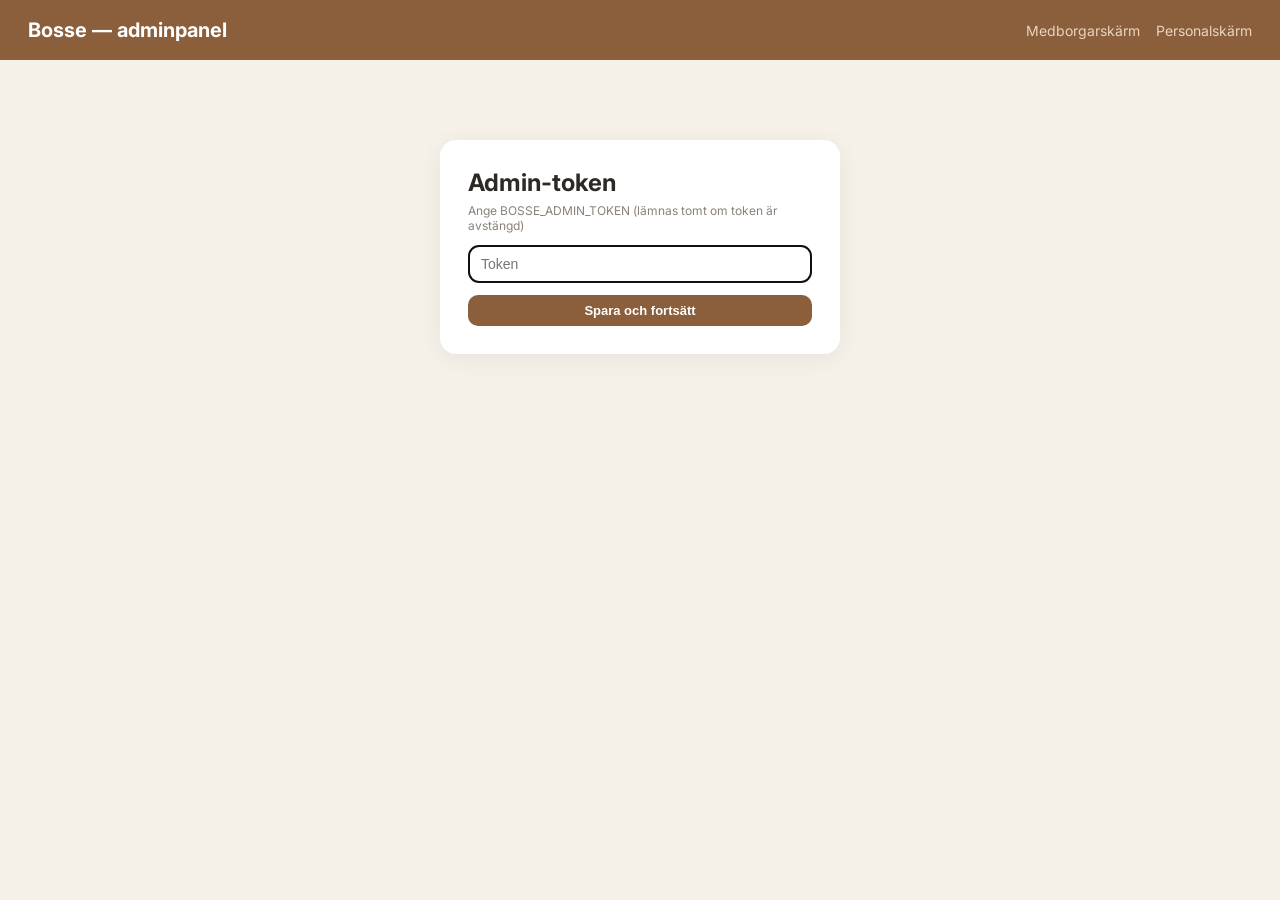
<file: ui/admin.html>
<!DOCTYPE html>
<html lang="sv">
<head>
<meta charset="UTF-8">
<meta name="viewport" content="width=device-width, initial-scale=1.0">
<title>Bosse — Admin — Sjöbo bibliotek</title>
<link href="https://fonts.googleapis.com/css2?family=Inter:wght@400;500;600;700&display=swap" rel="stylesheet">
<style>
  * { margin:0; padding:0; box-sizing:border-box; }
  body { font-family:'Inter',system-ui,-apple-system,sans-serif; background:#f5f0e8; color:#2d2a26; min-height:100vh; }
  header { background:#8b5e3c; color:#fff; padding:18px 28px; display:flex; justify-content:space-between; align-items:center; }
  header h1 { font-size:20px; }
  header nav a { color:#e8d5c0; text-decoration:none; font-size:14px; margin-left:16px; }
  .wrap { max-width:1100px; margin:0 auto; padding:24px; }
  .tabs { display:flex; gap:8px; margin-bottom:20px; flex-wrap:wrap; }
  .tab { padding:10px 18px; border:none; border-radius:999px; background:#e8e0d4; color:#5a5147; font-size:14px; cursor:pointer; }
  .tab.active { background:#8b5e3c; color:#fff; }
  .card { background:#fff; border-radius:16px; padding:20px; box-shadow:0 4px 24px rgba(0,0,0,.06); margin-bottom:18px; }
  .card h2 { font-size:16px; margin-bottom:14px; }
  .grid { display:grid; grid-template-columns:repeat(auto-fit,minmax(180px,1fr)); gap:14px; }
  .stat { padding:14px; border-radius:12px; background:#faf6f0; }
  .stat .label { font-size:11px; text-transform:uppercase; letter-spacing:.5px; color:#8a8279; }
  .stat .value { font-size:26px; font-weight:700; color:#8b5e3c; margin-top:4px; }
  .stat .sub { font-size:12px; color:#8a8279; margin-top:2px; }
  table { width:100%; border-collapse:collapse; font-size:13px; }
  th,td { padding:9px 12px; text-align:left; border-bottom:1px solid #eee6da; vertical-align:top; }
  th { background:#f0ebe3; font-size:11px; text-transform:uppercase; letter-spacing:.5px; color:#8a8279; }
  .badge { display:inline-block; padding:2px 9px; border-radius:999px; font-size:11px; font-weight:600; }
  .badge-publik { background:#e8f5e9; color:#2e7d32; }
  .badge-intern { background:#fff3e0; color:#e65100; }
  .badge-flag { background:#fce4ec; color:#c2185b; }
  .dim { opacity:.55; }
  button { cursor:pointer; border:none; border-radius:10px; padding:8px 14px; font-size:13px; font-weight:600; }
  .btn-primary { background:#8b5e3c; color:#fff; }
  .btn-primary:hover { background:#6d4c30; }
  .btn-ghost { background:#f0ebe3; color:#5a5147; }
  .btn-danger { background:#fdecea; color:#c62828; }
  .toolbar { display:flex; gap:10px; flex-wrap:wrap; align-items:center; margin-bottom:14px; }
  .toolbar input, .toolbar select { padding:8px 12px; border:1px solid #ddd2c2; border-radius:10px; font-size:13px; background:#fff; }
  .toolbar input[type=text] { min-width:200px; }
  .login-box { max-width:400px; margin:80px auto; background:#fff; border-radius:16px; padding:28px; box-shadow:0 4px 24px rgba(0,0,0,.06); }
  .login-box h2 { margin-bottom:6px; }
  .login-box input { width:100%; padding:10px 12px; border:1px solid #ddd2c2; border-radius:10px; margin:12px 0; font-size:14px; }
  .login-box button { width:100%; }
  .msg { padding:12px 14px; border-radius:12px; font-size:13px; margin-bottom:14px; }
  .msg-ok { background:#e8f5e9; color:#2e7d32; }
  .msg-err { background:#fdecea; color:#c62828; }
  .hidden { display:none; }
  .muted { color:#8a8279; font-size:12px; }
  .kalla-tag { font-size:11px; color:#8a8279; background:#f0ebe3; border-radius:6px; padding:1px 6px; }
  .dropzone { border:2px dashed #c9b79c; border-radius:16px; padding:26px 18px; text-align:center; cursor:pointer; background:#faf6f0; transition:.15s; }
  .dropzone:hover, .dz-active { border-color:#8b5e3c; background:#f3ece0; }
  .dz-icon { font-size:32px; margin-bottom:6px; }
  .file-lista { margin-top:12px; }
  .filerad { display:flex; gap:10px; align-items:center; padding:10px 12px; border:1px solid #eee6da; border-radius:12px; margin-bottom:8px; background:#fff; flex-wrap:wrap; }
  .filerad-namn { flex:1; min-width:200px; font-size:13px; }
  .filerad select { padding:6px 8px; border:1px solid #ddd2c2; border-radius:8px; font-size:12px; }
  .res-rad { padding:10px 12px; border-radius:12px; margin-bottom:8px; font-size:13px; border:1px solid #eee6da; }
  .res-ok { background:#f5fbf5; }
  .res-fel { background:#fff7f5; }
  .res-det { margin-top:6px; }
  .res-det summary { cursor:pointer; color:#8b5e3c; font-weight:600; font-size:12px; }
  .res-fel-lista { margin-top:6px; font-size:12px; color:#c62828; }
</style>
</head>
<body>
<header>
  <h1>Bosse — adminpanel</h1>
  <nav><a href="/">Medborgarskärm</a><a href="/personal.html">Personalskärm</a></nav>
</header>

<div id="loginModal" class="login-box hidden">
  <h2>Admin-token</h2>
  <p class="muted">Ange BOSSE_ADMIN_TOKEN (lämnas tomt om token är avstängd)</p>
  <input id="tokenInput" type="password" placeholder="Token" autocomplete="off">
  <button class="btn-primary" onclick="saveToken()">Spara och fortsätt</button>
</div>

<div class="wrap hidden" id="appWrap">
  <div class="tabs">
    <button class="tab active" data-tab="oversikt" onclick="showTab('oversikt')">Översikt</button>
    <button class="tab" data-tab="dokument" onclick="showTab('dokument')">Dokument &amp; import</button>
    <button class="tab" data-tab="katalog" onclick="showTab('katalog')">Katalogimport</button>
    <button class="tab" data-tab="attgora" onclick="showTab('attgora')">Att göra</button>
    <button class="tab" data-tab="kallor" onclick="showTab('kallor')">Källor</button>
    <button class="tab" data-tab="konflikter" onclick="showTab('konflikter')">Konflikter</button>
    <button class="tab" data-tab="fragelogg" onclick="showTab('fragelogg')">Frågelogg</button>
    <button class="tab" data-tab="metrics" onclick="showTab('metrics')">Metrics</button>
  </div>

  <!-- ÖVERSIKT -->
  <section id="tab-oversikt">
    <div class="card"><div class="grid" id="ovStat"></div></div>
    <div class="card">
      <h2>Senaste importer</h2>
      <div id="ovImporter"></div>
    </div>
    <div class="card">
      <h2>Status &amp; drift</h2>
      <div id="ovDrift"></div>
    </div>
  </section>

  <!-- DOKUMENT & IMPORT -->
  <section id="tab-dokument" class="hidden">
    <div class="card">
      <h2>Importera data</h2>
      <p class="muted" style="margin-bottom:12px;">Dra och släpp en PDF, textfil, Markdown, JSON eller CSV här — varje fil
         importeras direkt till korpusen och indexeras. PDF:er måste ha ett textlager (skannade exemplar flaggas som fel).</p>
      <div id="dropZone" class="dropzone" tabindex="0" role="button" aria-label="Ladda upp datafil">
        <div class="dz-icon">📄</div>
        <div><strong>Dra och släpp dina filer här</strong><br><span class="muted">eller klicka för att välja filer</span></div>
      </div>
      <input id="fileInput" type="file" accept=".pdf,.txt,.md,.json,.csv" multiple hidden>
      <div class="file-lista" id="fileRows"></div>
      <div class="toolbar" style="margin-top:12px;">
        <button class="btn-primary" id="doImportBtn" onclick="doImports()" disabled>Importera</button>
        <button class="btn-ghost" onclick="rebuild()">Indexera om</button>
        <span class="muted">Mallar:</span>
        <button class="btn-ghost" onclick="downloadMall('md')">text (.md)</button>
        <button class="btn-ghost" onclick="downloadMall('json')">JSON (.json)</button>
        <span class="muted" id="uploadDocCount"></span>
      </div>
      <div id="importStatus"></div>
      <div id="importResults"></div>
    </div>
    <div class="card">
      <h2>Dokument</h2>
      <div class="toolbar">
        <input id="docQ" type="text" placeholder="Sök…" oninput="debounce(loadDocs, 400)">
        <select id="docNiva" onchange="loadDocs()">
          <option value="">Alla nivåer</option>
          <option value="publik">Publik</option>
          <option value="intern">Intern</option>
        </select>
        <select id="docTyp" onchange="loadDocs()">
          <option value="">Alla typer</option>
          <option value="bok">Bok</option>
          <option value="tjanst">Tjänst</option>
          <option value="evenemang">Evenemang</option>
          <option value="oppettid">Öppettid</option>
          <option value="rutin">Rutin</option>
          <option value="policydokument">Policy</option>
          <option value="dokument">Dokument</option>
          <option value="bibliotek">Bibliotek</option>
        </select>
        <span class="muted" id="docCount"></span>
      </div>
      <div style="overflow:auto; max-height:520px;"><table>
        <thead><tr><th>Typ</th><th>Titel / id</th><th>Nivå</th><th>Källa</th><th>Ägare</th><th>Granskad</th><th>Vektor</th><th></th></tr></thead>
        <tbody id="docRows"><tr><td colspan="8" class="muted">Laddar…</td></tr></tbody>
      </table></div>
    </div>
  </section>

  <!-- KATALOGIMPORT -->
  <section id="tab-katalog" class="hidden">
    <div class="card">
      <h2>Katalogimport — BSKO (biblioteksso.se)</h2>
      <p class="muted" style="margin-bottom:12px;">Ladda upp en exportfil från
        Bibliotek SkåneSydost (Axiell Arena). Varje rad blir ett dokument
        <span class="kalla-tag">bok-&lt;isbn&gt;</span> (ISBN-nycklat och idempotent —
        samma källa körs om utan duplikat). Böcker med flera upplagor visas som
        "andra utgåvor" via <span class="kalla-tag">meta.utgavor</span>.</p>
      <div id="katDropZone" class="dropzone" tabindex="0" role="button" aria-label="Ladda upp katalogexport">
        <div class="dz-icon">📚</div>
        <div><strong>Dra och släpp katalogexporten här</strong><br><span class="muted">eller klicka för att välja fil (CSV från BSKO stöds)</span></div>
      </div>
      <input id="katFileInput" type="file" accept=".csv,.txt,.json" multiple hidden>
      <div class="file-lista" id="katFileRows"></div>
      <div class="toolbar" style="margin-top:12px;">
        <button class="btn-primary" id="katImportBtn" onclick="doKatImports()" disabled>Importera</button>
        <span class="muted">Tomma rader och icke-böcker rapporteras som fel, övriga importeras.</span>
      </div>
      <div id="katImportStatus"></div>
      <div id="katImportResults"></div>
    </div>
    <div class="card">
      <h2>Katalogstatus</h2>
      <div class="grid" id="katStat"></div>
      <div class="toolbar" style="margin-top:12px;">
        <button class="btn-ghost" onclick="loadKatStats()">Uppdatera</button>
        <span class="muted" id="katSenaste"></span>
      </div>
    </div>
  </section>

  <!-- ATT GÖRA -->
  <section id="tab-attgora" class="hidden">
    <div class="card">
      <h2>Att göra — uppgifter som kräver en människa</h2>
      <p class="muted" style="margin-bottom:12px;">Här samlas projektarbete som inte kan automatiseras
        (t.ex. att beställa en katalogexport eller köra hela crawl- &amp; berikningsjobben).
        Bocka av det som är klart.</p>
      <div class="toolbar">
        <input id="todoRubrik" type="text" placeholder="Ny uppgift…" style="min-width:260px;">
        <input id="todoDetalj" type="text" placeholder="Detalj (valfritt)">
        <button class="btn-primary" onclick="todoAdd()">Lägg till</button>
        <button class="btn-ghost" onclick="loadTodos()">Uppdatera</button>
        <span class="muted" id="todoCount"></span>
      </div>
      <div style="overflow:auto; max-height:520px;"><table>
        <thead><tr><th>Status</th><th>Uppgift</th><th>Detalj</th><th>Skapad</th><th>Klar</th><th></th></tr></thead>
        <tbody id="todoRows"><tr><td colspan="6" class="muted">Laddar…</td></tr></tbody>
      </table></div>
    </div>
  </section>

  <!-- KÄLLOR -->
  <section id="tab-kallor" class="hidden">
    <div class="card">
      <h2>Registrera källa</h2>
      <p class="muted" style="margin-bottom:12px;">En källa hämtas automatiskt enligt sitt intervall och importeras till korpusen.
         Samma källa som körs om skriver över sig själv, andra krockar blir konflikter.</p>
      <div style="display:grid; grid-template-columns:repeat(auto-fit,minmax(200px,1fr)); gap:8px;">
        <input id="srcNamn" type="text" placeholder="Källans namn (t.ex. Bibliotekets evenemang)">
        <input id="srcUrl" type="text" placeholder="https://exempel.se/feed.xml">
        <select id="srcTyp">
          <option value="html">html — webbsida</option>
          <option value="rss">rss — nyhetsflöde</option>
          <option value="json">json — API/fil</option>
          <option value="csv">csv</option>
        </select>
        <select id="srcNiva">
          <option value="publik">Publik — besökare</option>
          <option value="intern">Intern — personal</option>
        </select>
        <select id="srcIntervall">
          <option value="60">Automatik: 1 timme</option>
          <option value="1440" selected>Automatik: 1 dygn</option>
          <option value="10080">Automatik: 1 vecka</option>
        </select>
        <button class="btn-primary" onclick="registreraKalla()">Lägg till källa</button>
      </div>
      <div id="srcStatus"></div>
    </div>
    <div class="card">
      <h2>Aktiva källor</h2>
      <div class="toolbar">
        <button class="btn-ghost" onclick="loadSources()">Uppdatera</button>
        <span class="muted" id="srcCount"></span>
      </div>
      <div id="srcList"><p class="muted">Laddar…</p></div>
    </div>
  </section>

  <!-- KONFLIKTER -->
  <section id="tab-konflikter" class="hidden">
    <div class="card">
      <h2>Konflikter vid import</h2>
      <p class="muted" style="margin-bottom:12px;">Kollisioner där samma dokument-id dykt upp från en annan källa med avvikande innehåll.
         Välj vilken version som ska vara giltig — befintlig behålls, ny skrivs över och indexeras.</p>
      <div class="toolbar">
        <button class="btn-ghost" onclick="loadConflicts('olost')">Olösta</button>
        <button class="btn-ghost" onclick="loadConflicts('alla')">Alla</button>
        <span class="muted" id="conflictCount"></span>
      </div>
      <div style="overflow:auto; max-height:560px;"><table>
        <thead><tr><th>#</th><th>Dokument-id</th><th>Typ</th><th>Ämne</th><th>Befintlig källa</th><th>Ny källa</th><th>Status</th><th></th></tr></thead>
        <tbody id="conflictRows"><tr><td colspan="8" class="muted">Laddar…</td></tr></tbody>
      </table></div>
    </div>
  </section>

  <!-- FRÅGELOGG -->
  <section id="tab-fragelogg" class="hidden">
    <div class="card">
      <h2>Frågelogg (governance)</h2>
      <div style="overflow:auto; max-height:640px;"><table>
        <thead><tr><th>Tid</th><th>Fråga</th><th>Fallback</th><th>Prompt</th><th>Modell</th><th>Källor</th></tr></thead>
        <tbody id="logRows"><tr><td colspan="6" class="muted">Laddar…</td></tr></tbody>
      </table></div>
    </div>
  </section>

  <!-- METRICS -->
  <section id="tab-metrics" class="hidden">
    <div class="card">
      <h2>Svarslatens (24&nbsp;h)</h2>
      <div class="grid" id="latGrid"></div>
    </div>
    <div class="card">
      <h2>Analys</h2>
      <div id="metricsAnalys"></div>
    </div>
    <div class="card">
      <h2>Ägande &amp; granskning</h2>
      <div class="grid" id="staleGrid"></div>
    </div>
  </section>
</div>

<script>
let TOKEN = localStorage.getItem('bosse_admin_token') || '';

function headers() { const h = {}; if (TOKEN) h['X-Admin-Token'] = TOKEN; return h; }

function esc(s) { return String(s ?? '').replace(/[&<>"']/g, m => ({'&':'&amp;','<':'&lt;','>':'&gt;','"':'&quot;',"'":'&#39;'}[m])); }
function debounce(fn, ms) { let t; return () => { clearTimeout(t); t = setTimeout(fn, ms); }; }

async function api(url, opts = {}) {
  const r = await fetch(url, { ...opts, headers: { ...headers(), ...(opts.headers || {}) } });
  if (r.status === 401) { showLogin(); throw new Error('unauthorized'); }
  return r.json();
}

function showLogin() {
  document.getElementById('appWrap').classList.add('hidden');
  document.getElementById('loginModal').classList.remove('hidden');
  document.getElementById('tokenInput').focus();
}
function hideLogin() {
  document.getElementById('loginModal').classList.add('hidden');
  document.getElementById('appWrap').classList.remove('hidden');
}
function saveToken() {
  TOKEN = document.getElementById('tokenInput').value.trim();
  localStorage.setItem('bosse_admin_token', TOKEN);
  hideLogin(); loadAll();
}

function showTab(name) {
  document.querySelectorAll('.tab').forEach(t => t.classList.toggle('active', t.dataset.tab === name));
  ['oversikt','dokument','katalog','attgora','kallor','konflikter','fragelogg','metrics'].forEach(n => {
    document.getElementById('tab-' + n).classList.toggle('hidden', n !== name);
  });
  if (name === 'dokument') loadDocs();
  if (name === 'katalog') loadKatStats();
  if (name === 'attgora') loadTodos();
  if (name === 'kallor') loadSources();
  if (name === 'konflikter') loadConflicts();
  if (name === 'fragelogg') loadLog();
  if (name === 'metrics') loadMetrics();
}

function loadAll() {
  try { loadOverview(); loadDocs(); loadLog(); loadMetrics(); } catch {}
}

/* ---------- Översikt ---------- */
async function loadOverview() {
  let m = {}, a = {};
  try { m = await api('/api/admin/metrics?hours=24'); } catch {}
  try { a = await api('/api/admin/analytics'); } catch {}
  const k = m.korpus || {};
  const cards = [
    ['Dokument i korpus', k.dokument ?? '–', k.interna ? k.interna + ' interna' : ''],
    ['Fallback (strömavbrott)', m.analys?.fallbacks ?? '–', (m.analys?.fallback_rate ?? 0) + '% av frågorna'],
    ['Latens p95', m.latens?.p95 != null ? m.latens.p95 + ' ms' : '–', m.latens?.n ? m.latens.n + ' mätningar' : 'inga ännu'],
    ['Containment', a.containment_rate != null ? a.containment_rate + '%' : '–', 'löstes utan människa'],
    ['Mänsklig hjälp', a.human_requests ?? '–', (a.escalated_sessions ?? 0) + ' sessioner'],
    ['Feedback', a.avg_feedback ?? '–', (a.thumbs_up ?? 0) + ' tummar upp'],
  ];
  document.getElementById('ovStat').innerHTML = cards.map(([label, value, sub]) =>
    `<div class="stat"><div class="label">${esc(label)}</div><div class="value">${esc(value)}</div>${sub ? `<div class="sub">${esc(sub)}</div>` : ''}</div>`).join('');

  const imp = await api('/api/admin/imports?senaste=8');
  document.getElementById('ovImporter').innerHTML = (imp.importer || []).length
    ? '<table><tr><th>Tid</th><th>Fil</th><th>Format</th><th>Rader</th><th>Fel</th><th>Status</th></tr>' +
      (imp.importer || []).map(i =>
        `<tr><td class="muted">${esc(String(i.created_at).slice(0,16))}</td><td>${esc(i.filnamn)}</td>` +
        `<td>${esc(i.format)}</td><td>${esc(i.rader_ok)}/${esc(i.rader_in)}</td>` +
        `<td>${esc(i.rader_fel)}</td>` +
        `<td><span class="badge ${i.rader_fel ? 'badge-flag' : 'badge-publik'}">${i.rader_fel ? 'Fel' : 'OK'}</span></td></tr>`).join('') + '</table>'
    : '<p class="muted">Inga importer ännu.</p>';

  try { await loadDrift(); } catch {}
}

async function loadDrift() {
  const el = document.getElementById('ovDrift');
  const d = await api('/api/admin/drift');
  const r = d.rapport;
  if (!r) { el.innerHTML = '<p class="muted">Ingen driftrapport ännu — skapas vid nästa driftkontroll.</p>'; return; }
  const skapad = esc(String(r.skapad || '').slice(0, 16));
  const ok = !!r.ok;
  const stat = r.statistik || {};
  const g = r.grounding || {};
  const ks = r.konflikter || {};
  const punkter = [
    ['Fallback-rate', (stat.fallback_rate ?? 0) + '%', (stat.fallbacks ?? 0) + ' strömlösa svar'],
    ['Latens p95', stat.latens_p95 != null ? stat.latens_p95 + ' ms' : '–', (stat.svar ?? 0) + ' svar'],
    ['Grounding', g.andel_naiva != null ? g.andel_naiva + '%' : '–', 'senast stump: ' + esc(String(g.senast_naiva || '–').slice(0, 16))],
    ['Olösta konflikter', ks.olosta ?? '–', (ks.totala ?? 0) + ' totalt'],
  ];
  const sakerHtml = (r.saker || []).length
    ? '<div style="margin-top:12px;">' + (r.saker || []).map(s =>
        `<div class="msg msg-err" style="margin-bottom:6px;">⚠️ ${esc(s)}</div>`).join('') + '</div>' : '';
  const varningarHtml = (r.varningar || []).length
    ? '<div style="margin-top:6px;">' + (r.varningar || []).map(v =>
        `<div class="msg msg-ok" style="margin-bottom:6px;">${esc(v)}</div>`).join('') + '</div>' : '';
  el.innerHTML =
    `<div class="toolbar"><span class="badge ${ok ? 'badge-publik' : 'badge-flag'}">${ok ? 'OK' : 'Avvikelser'}</span>` +
    `<span class="muted">rapport ${skapad}</span></div>` +
    '<div class="grid">' + punkter.map(([label, value, sub]) =>
      `<div class="stat"><div class="label">${esc(label)}</div><div class="value">${esc(value)}</div>` +
      (sub ? `<div class="sub">${sub}</div>` : '') + '</div>').join('') + '</div>' +
    sakerHtml + varningarHtml;
}

/* ---------- Dokument & import ---------- */
function setMsg(el, ok, text) {
  el.innerHTML = `<div class="msg ${ok ? 'msg-ok' : 'msg-err'}">${esc(text)}</div>`;
}
const MAX_UPLOADS = 20;
let uploadQueue = [];

function setupDropZone() {
  const dz = document.getElementById('dropZone');
  const fi = document.getElementById('fileInput');
  dz.addEventListener('click', () => fi.click());
  dz.addEventListener('keydown', e => { if ((e.key === 'Enter' || e.key === ' ') && e.target === dz) { e.preventDefault(); fi.click(); } });
  fi.addEventListener('change', () => { addFiles(fi.files); fi.value = ''; });
  for (const t of ['dragover', 'dragenter']) dz.addEventListener(t, e => { e.preventDefault(); dz.classList.add('dz-active'); });
  for (const t of ['dragleave', 'dragend']) dz.addEventListener(t, () => dz.classList.remove('dz-active'));
  dz.addEventListener('drop', e => { e.preventDefault(); dz.classList.remove('dz-active'); addFiles(e.dataTransfer.files); });
}

function fmtSize(b) {
  if (b >= 1048576) return (b / 1048576).toFixed(1) + ' MB';
  if (b >= 1024) return (b / 1024).toFixed(0) + ' kB';
  return b + ' B';
}

function addFiles(list) {
  const nya = [...(list || [])].filter(f => !uploadQueue.some(q => q.name === f.name));
  for (const f of nya) {
    if (uploadQueue.length >= MAX_UPLOADS) break;
    uploadQueue.push({ name: f.name, size: f.size, file: f, niva: 'publik', status: 'kö', tr: null });
  }
  renderQueue();
}

function setRowNiva(i, v) { uploadQueue[i].niva = v; }
function removeRow(i) { uploadQueue.splice(i, 1); renderQueue(); }

function statusBadge(s) {
  if (s === 'klar') return '<span class="badge badge-publik">klar</span>';
  if (s === 'delvis') return '<span class="badge badge-flag">delvis</span>';
  if (s === 'fel') return '<span class="badge badge-flag">fel</span>';
  if (s === 'kör') return '<span class="badge badge-intern">importerar…</span>';
  return '<span class="badge">kö</span>';
}

function renderQueue() {
  const el = document.getElementById('fileRows');
  el.innerHTML = uploadQueue.length
    ? uploadQueue.map((q, i) => `<div class="filerad">
        <span class="filerad-namn"><strong>${esc(q.name)}</strong> <span class="muted">(${fmtSize(q.size)})</span></span>
        <select aria-label="Nivå för ${esc(q.name)}" onchange="setRowNiva(${i}, this.value)" ${q.status === 'kör' ? 'disabled' : ''}>
          <option value="publik" ${q.niva === 'publik' ? 'selected' : ''}>Publik — besökare</option>
          <option value="intern" ${q.niva === 'intern' ? 'selected' : ''}>Intern — personal</option>
        </select>
        ${statusBadge(q.status)}
        ${q.status === 'kör' ? '' : `<button class="btn-ghost" onclick="removeRow(${i})">Ta bort</button>`}
      </div>`).join('')
    : '<p class="muted">Inga filer valda ännu.</p>';
  const btn = document.getElementById('doImportBtn');
  const redo = uploadQueue.filter(q => q.status === 'kö' || q.status === 'fel').length;
  btn.disabled = !redo;
  btn.textContent = redo ? `Importera alla (${redo})` : 'Importera';
}

async function doImports() {
  const el = document.getElementById('importStatus');
  const resEl = document.getElementById('importResults');
  el.innerHTML = ''; resEl.innerHTML = '';
  const todos = uploadQueue.filter(q => q.status === 'kö' || q.status === 'fel');
  if (!todos.length) { setMsg(el, false, 'Inga filer att importera.'); return; }
  let total = 0;
  for (const q of todos) {
    q.status = 'kör'; renderQueue();
    await uploadOne(q);
    if (q.tr) total = q.tr.totalt_dokument ?? total;
    renderQueue();
    renderResults(uploadQueue.filter(x => x.status === 'klar' || x.status === 'fel'));
  }
  const felCount = uploadQueue.filter(q => q.status === 'fel').length;
  setMsg(el, felCount === 0,
    felCount === 0
      ? `Klart — ${todos.length} fil${todos.length > 1 ? 'er' : ''} importerades. Totalt i korpus: ${total}.`
      : `${todos.length - felCount}/${todos.length} filer klara, ${felCount} med problem — se detaljer nedan.`);
  if (total) document.getElementById('uploadDocCount').textContent = 'Totalt ' + total + ' dokument';
  try { loadDocs(); loadOverview(); } catch {}
}

async function uploadOne(q) {
  const fd = new FormData();
  fd.append('file', q.file);
  fd.append('niva', q.niva);
  try {
    const r = await fetch('/api/admin/import', { method: 'POST', headers: headers(), body: fd });
    if (r.status === 401) { showLogin(); q.status = 'kö'; return; }
    q.tr = await r.json();
    q.status = q.tr.ok ? (q.tr.rader_fel && q.tr.rader_fel > 0 ? 'delvis' : 'klar') : 'fel';
  } catch (e) {
    q.tr = { ok: false, fel: [{ fel: String(e) }] };
    q.status = 'fel';
  }
}

function renderResults(done) {
  const el = document.getElementById('importResults');
  const html = done.map(q => {
    const d = q.tr || {};
    const konflikt = d.rader_konflikt || 0;
    const fel = (d.fel || []).map(f => '· ' + esc(f.fel)).join('<br>');
    const badge = q.status === 'klar'
      ? '<span class="badge badge-publik">importerad</span>'
      : q.status === 'delvis' ? '<span class="badge badge-flag">delvis</span>'
      : '<span class="badge badge-flag">problem</span>';
    return `<div class="res-rad ${q.status === 'klar' ? 'res-ok' : 'res-fel'}">
      <strong>${esc(q.name)}</strong> ${badge}
      <span class="muted">${esc(d.format || '?')} · ${esc(d.rader_ok || 0)}/${esc(d.rader_in || 0)} rader</span>
      ${konflikt ? ` <span class="badge badge-flag" title="Samma id från annan källa — lös i Konflikter-tabben">${konflikt} konflikt(er)</span>` : ''}
      ${fel ? `<details class="res-det"><summary>${(d.fel || []).length} fel — visa detaljer</summary><div class="res-fel-lista">${fel}</div></details>` : ''}
    </div>`;
  }).join('');
  el.innerHTML = '<h3 style="margin:14px 0 8px; font-size:14px;">Resultat</h3>' + html;
}

function downloadMall(kind) {
  if (kind === 'json') {
    const tpl = {
      dokument: [
        { titel: 'Exempel: Öppettider sommaren', typ: 'bibliotek', text: 'Under sommaren har biblioteket öppet vardagar 10-16, lördagar 10-14 (från 24 juni till 15 augusti).', meta: { owner: 'Anna — bibliotek', uppdaterad: '2026-06-01' } },
        { titel: 'Exempel: Intern rutin', typ: 'rutin', text: 'Nya lånekort registreras i disken. Besökaren fyller i formuläret och visar id-handling.', meta: { niva: 'intern', owner: 'Kalle — kundtjänst' } },
      ],
    };
    blobDownload(JSON.stringify(tpl, null, 2), 'import-mall.json');
  } else {
    blobDownload(
      '# Exempel — varje rubrik (# ...) blir ett eget dokument.\n\n' +
      '# Öppettider sommaren\nUnder sommaren har biblioteket öppet vardagar 10-16.\n\n' +
      '# Rutin: Nya lånekort\nNya lånekort registreras i disken.\n',
      'import-mall.md');
  }
}
function blobDownload(text, filename) {
  const a = document.createElement('a');
  a.href = URL.createObjectURL(new Blob([text], { type: 'text/plain;charset=utf-8' }));
  a.download = filename;
  a.click();
  URL.revokeObjectURL(a.href);
}
async function rebuild() {
  const el = document.getElementById('importStatus');
  try {
    const d = await api('/api/admin/rebuild', { method: 'POST' });
    setMsg(el, true, `Index återskapades. Dokument: ${d.dokument}, vektorer: ${d.vektorer ? 'aktiva' : 'av'}.`);
    loadDocs();
  } catch (e) { setMsg(el, false, String(e)); }
}

/* ---------- Källregister (kontinuerlig dataförsörjning) ---------- */
async function loadSources() {
  try {
    const d = await api('/api/admin/sources');
    const srcs = d.kallor || [];
    document.getElementById('srcCount').textContent = srcs.length + ' aktiva källor';
    const el = document.getElementById('srcList');
    if (!srcs.length) { el.innerHTML = '<p class="muted">Inga källor registrerade ännu — lägg till en ovan.</p>'; return; }
    el.innerHTML = '<table><tr><th>Namn</th><th>URL</th><th>Typ</th><th>Nivå</th><th>Intervall</th><th>Senast körning</th><th>Status</th><th></th></tr>' +
      srcs.map(s => {
        const st = s.status ? { ok: 'OK', delvis: 'Delvis', fel: 'Fel', '': 'Aldrig' }[s.status] || s.status : 'Aldrig';
        const stB = s.status === 'ok' || s.status === 'delvis' ? 'badge-publik' : 'badge-flag';
        const skyldig = s.skyldig ? ' <span class="badge badge-intern" title="Intervall löpt ut — synkas nu av pollern">att synka</span>' : '';
        return `<tr><td><strong>${esc(s.namn)}</strong></td><td><span class="kalla-tag">${esc(s.url)}</span></td>` +
          `<td>${esc(s.typ)}</td><td>${esc(s.niva)}</td><td>${esc(s.intervall_min)} min</td>` +
          `<td class="muted">${esc(String(s.senast_kord || '').slice(0, 16)) || '—'}</td>` +
          `<td><span class="badge ${stB}">${esc(st)}</span>${skyldig}</td>` +
          `<td><button class="btn-ghost" onclick="synkaKalla(${esc(s.id)})">Synka nu</button>` +
          `<button class="btn-ghost" onclick="kallaLogg(${esc(s.id)}, this)">Logg</button>` +
          `<button class="btn-ghost" onclick="taBortKalla(${esc(s.id)})">Ta bort</button></td></tr>`;
      }).join('') + '</table>';
  } catch (e) {
    document.getElementById('srcList').innerHTML = '<p class="muted">Kunde inte ladda källorna.</p>';
  }
}
async function registreraKalla() {
  const namn = document.getElementById('srcNamn').value.trim();
  const url = document.getElementById('srcUrl').value.trim();
  const typ = document.getElementById('srcTyp').value;
  const niva = document.getElementById('srcNiva').value;
  const intervall_min = parseInt(document.getElementById('srcIntervall').value, 10) || 1440;
  const el = document.getElementById('srcStatus');
  if (!namn || !url) { setMsg(el, false, 'Namn och URL krävs.'); return; }
  try {
    const d = await api('/api/admin/sources', {
      method: 'POST',
      headers: { 'Content-Type': 'application/json' },
      body: JSON.stringify({ namn, url, typ, niva, intervall_min }),
    });
    if (!d.ok) { setMsg(el, false, d.fel || 'Misslyckades'); return; }
    setMsg(el, true, `Källan "${namn}" registrerades.`);
    document.getElementById('srcNamn').value = '';
    document.getElementById('srcUrl').value = '';
    loadSources();
  } catch (e) { setMsg(el, false, String(e)); }
}
async function synkaKalla(id) {
  try {
    const d = await api('/api/admin/sources/' + id + '/sync', { method: 'POST' });
    alert((d.ok ? 'Synk ok' : 'Synk problem') + '\nok=' + (d.rader_ok ?? '-') + ', fel=' + (d.rader_fel ?? '-') +
      (d.fel && d.fel.length ? '\n' + d.fel.map(f => f.fel).join('\n') : ''));
    loadSources();
  } catch (e) { alert(String(e)); }
}
async function taBortKalla(id) {
  if (!confirm('Radera källan?')) return;
  try { await api('/api/admin/sources/' + id, { method: 'DELETE' }); loadSources(); } catch {}
}
async function kallaLogg(id, btn) {
  if (btn) {
    btn.disabled = true;
    setTimeout(() => { btn.disabled = false; }, 800);
  }
  try {
    const d = await api('/api/admin/sources/' + id + '/log');
    const rader = (d.rader || []);
    alert(rader.length ? rader.map(r =>
      `[${String(r.kord_tid).slice(0, 16)}] ${r.status} — ok=${r.rader_ok}, fel=${r.rader_fel}, konflikter=${r.konflikter}\n${r.notis || ''}`
    ).join('\n') : 'Ingen logg ännu.');
  } catch {}
}

async function loadDocs() {
  const q = document.getElementById('docQ').value.trim();
  const niva = document.getElementById('docNiva').value;
  const typ = document.getElementById('docTyp').value;
  const params = new URLSearchParams({ q, limit: '500' });
  if (niva) params.set('niva', niva);
  if (typ) params.set('typ', typ);
  try {
    const d = await api('/api/admin/documents?' + params.toString());
    document.getElementById('docCount').textContent = d.totalt + ' dokument';
    document.getElementById('docRows').innerHTML = (d.dokument || []).map(x => {
      const nivB = x.niva === 'intern' ? '<span class="badge badge-intern">intern</span>' : '<span class="badge badge-publik">publik</span>';
      const meta = x.meta || {};
      const agare = x.owner || meta.owner || '—';
      const granskadDatum = x.senast_granskad || meta.senast_granskad || '';
      const staleB = x.stale ? '<span class="badge badge-flag" title="Äldre än ' + esc(d.staleness_dagar) + ' dagar">stale</span>'
        : (x.staleness_dagar != null ? '<span class="badge badge-publik" title="Granskad">ok</span>' : '<span class="badge badge-publik">ny</span>');
      const granskad = x.staleness_dagar != null
        ? esc(String(granskadDatum).slice(0, 10)) + ', ' + esc(x.staleness_dagar) + ' d'
        : 'aldrig';
      return `<tr><td>${esc(x.typ)}</td>` +
        `<td><strong>${esc(x.titel)}</strong><br><span class="kalla-tag">${esc(x.id)}</span></td>` +
        `<td>${nivB}</td><td>${esc(x.kalla || '')}</td>` +
        `<td>${esc(agare)}</td>` +
        `<td>${granskad} ${staleB}</td>` +
        `<td>${x.vektorerad ? '√' : '—'}</td>` +
        `<td><button class="btn-danger" onclick="deleteDoc('${esc(x.id)}')">Radera</button></td></tr>`;
    }).join('') || '<tr><td colspan="8" class="muted">Inga dokument.</td></tr>';
  } catch {}
}
async function deleteDoc(id) {
  if (!confirm('Radera ' + id + '?')) return;
  await api('/api/admin/documents/' + encodeURIComponent(id), { method: 'DELETE' });
  loadDocs();
}

/* ---------- Konflikter ---------- */
let conflictStatus = 'olost';
async function loadConflicts(status) {
  if (status) conflictStatus = status;
  try {
    const d = await api('/api/admin/conflicts?status=' + encodeURIComponent(conflictStatus));
    const ks = d.konflikter || [];
    document.getElementById('conflictCount').textContent = ks.length + ' konflikter';
    document.getElementById('conflictRows').innerHTML = ks.map(k => {
      const st = { olost: 'Olöst', behall: 'Befintlig behållen', ersatt: 'Ersatt med ny' }[k.status] || k.status;
      const stB = k.status === 'olost' ? 'badge-flag' : 'badge-publik';
      const knappar = k.status === 'olost'
        ? `<button class="btn-ghost" onclick="resolveConflict(${esc(k.id)},'befintlig')">Behåll befintlig</button>` +
          `<button class="btn-primary" onclick="resolveConflict(${esc(k.id)},'ny')">Ta ny</button>`
        : `<span class="muted">${esc(String(k.resolved_at || '').slice(0, 10))}</span>`;
      return `<tr><td class="muted">#${esc(k.id)}</td><td><strong>${esc(k.doc_id)}</strong></td>` +
        `<td>${esc(k.typ || '')}</td><td>${esc(String(k.amne || '').slice(0, 40))}</td>` +
        `<td>${esc(k.befintlig_kalla || '')}</td><td>${esc(k.ny_kalla || '')}</td>` +
        `<td><span class="badge ${stB}">${esc(st)}</span></td><td>${knappar}</td></tr>`;
    }).join('') || '<tr><td colspan="8" class="muted">Inga konflikter.</td></tr>';
  } catch {}
}
async function resolveConflict(id, vinnare) {
  if (!confirm('Lös konflikt #' + id + ' som "' + (vinnare === 'ny' ? 'Ta ny' : 'Behåll befintlig') + '"?')) return;
  try {
    const d = await api('/api/admin/conflicts/' + id + '/resolve', {
      method: 'POST',
      headers: { 'Content-Type': 'application/json' },
      body: JSON.stringify({ vinnare }),
    });
    if (d.ok) { loadConflicts(); } else { alert(d.fel || 'Misslyckades'); }
  } catch (e) { alert(String(e)); }
}

/* ---------- Frågelogg ---------- */
async function loadLog() {
  try {
    const d = await api('/api/admin/query-log?senaste=100');
    document.getElementById('logRows').innerHTML = (d.rader || []).map(r => {
      const fb = r.fallback ? '<span class="badge badge-intern">strömlös</span>' : '<span class="badge badge-publik">gateway</span>';
      const ks = (r.kallor || []).map(k => `<span class="kalla-tag">${esc(k.typ)}:${esc(k.id)}</span>`).join(' ');
      return `<tr><td class="muted">${esc(String(r.created_at).slice(0,16))}</td>` +
        `<td>${esc(String(r.fraga).slice(0,80))}</td><td>${fb}</td>` +
        `<td class="muted">${esc(String(r.prompt_version || '').slice(0,8))}</td>` +
        `<td class="muted">${esc(r.model || '')}</td><td>${ks || '—'}</td></tr>`;
    }).join('') || '<tr><td colspan="6" class="muted">Ingen aktivitet ännu.</td></tr>';
  } catch {}
}

/* ---------- Metrics ---------- */
async function loadMetrics() {
  try {
    const m = await api('/api/admin/metrics?hours=24');
    const l = m.latens || {};
    const rows = [['Antal mätningar', l.n ?? '–'], ['p50', l.p50 != null ? l.p50 + ' ms' : '–'],
      ['p95', l.p95 != null ? l.p95 + ' ms' : '–'], ['p99', l.p99 != null ? l.p99 + ' ms' : '–'],
      ['Max', l.max != null ? l.max + ' ms' : '–']];
    document.getElementById('latGrid').innerHTML = rows.map(([label, value]) =>
      `<div class="stat"><div class="label">${esc(label)}</div><div class="value">${esc(value)}</div></div>`).join('');

    const a = m.analys || {};
    document.getElementById('metricsAnalys').innerHTML =
      `<p>Fallback-rate (strömavbrott, dummy): <strong>${a.fallback_rate ?? 0}%</strong> (${a.fallbacks ?? 0} gånger)</p>` +
      `<p style="margin-top:8px;">Korpus: <strong>${m.korpus?.dokument ?? '–'}</strong> dokument, ` +
      `varav <strong>${m.korpus?.interna ?? 0}</strong> interna. Index: ${esc(m.korpus?.index || '–')}. ` +
      `Vektorer: ${m.korpus?.vektorer ? 'aktiva' : 'av'}.</p>`;

    const s = m.staleness || {};
    const staleRows = [
      ['Granskade', s.granskat ?? '–', 'inom ' + (s.trodsel_dagar ?? 365) + ' dagar'],
      ['Ej granskade', s.granskat_aldrig ?? '–', 'aldrig satt'],
      ['För gamla', s.granskat_gammalt ?? '–', 'äldre än tröskel'],
      ['Utan ägare', s.utan_agare ?? '–', 'saknar contact'],
    ];
    document.getElementById('staleGrid').innerHTML = staleRows.map(([label, value, sub]) =>
      `<div class="stat"><div class="label">${esc(label)}</div><div class="value">${esc(value)}</div>` +
      `<div class="sub">${esc(sub)}</div></div>`).join('');
  } catch {}
}

/* ---------- Katalogimport ---------- */
let katQueue = [];
const MAX_KAT_UPLOADS = 10;

function setupKatDropZone() {
  const dz = document.getElementById('katDropZone');
  const fi = document.getElementById('katFileInput');
  dz.addEventListener('click', () => fi.click());
  dz.addEventListener('keydown', e => { if ((e.key === 'Enter' || e.key === ' ') && e.target === dz) { e.preventDefault(); fi.click(); } });
  fi.addEventListener('change', () => { addKatFiles(fi.files); fi.value = ''; });
  for (const t of ['dragover', 'dragenter']) dz.addEventListener(t, e => { e.preventDefault(); dz.classList.add('dz-active'); });
  for (const t of ['dragleave', 'dragend']) dz.addEventListener(t, () => dz.classList.remove('dz-active'));
  dz.addEventListener('drop', e => { e.preventDefault(); dz.classList.remove('dz-active'); addKatFiles(e.dataTransfer.files); });
}

function addKatFiles(list) {
  for (const f of [...(list || [])].filter(x => !katQueue.some(q => q.name === x.name))) {
    if (katQueue.length >= MAX_KAT_UPLOADS) break;
    katQueue.push({ name: f.name, size: f.size, file: f, status: 'kö' });
  }
  renderKatQueue();
}
function renderKatQueue() {
  const el = document.getElementById('katFileRows');
  el.innerHTML = katQueue.length
    ? katQueue.map((q, i) => `<div class="filerad">
        <span class="filerad-namn"><strong>${esc(q.name)}</strong> <span class="muted">(${fmtSize(q.size)})</span></span>
        ${statusBadge(q.status)}
        ${q.status === 'kör' ? '' : `<button class="btn-ghost" onclick="katQueue.splice(${i},1); renderKatQueue(); refreshKatBtn();">Ta bort</button>`}
      </div>`).join('')
    : '<p class="muted">Inga filer valda ännu.</p>';
  refreshKatBtn();
}
async function refreshKatBtn() {
  const btn = document.getElementById('katImportBtn');
  const redo = katQueue.filter(q => q.status === 'kö' || q.status === 'fel').length;
  btn.disabled = !redo;
  btn.textContent = redo ? `Importera alla (${redo})` : 'Importera';
}
async function katUploadOne(q) {
  const fd = new FormData();
  fd.append('file', q.file);
  try {
    const r = await fetch('/api/admin/import', { method: 'POST', headers: headers(), body: fd });
    if (r.status === 401) { showLogin(); q.status = 'kö'; return; }
    q.tr = await r.json();
    q.status = q.tr.ok ? (q.tr.rader_fel && q.tr.rader_fel > 0 ? 'delvis' : 'klar') : 'fel';
  } catch (e) { q.tr = { ok: false, fel: [{ fel: String(e) }] }; q.status = 'fel'; }
}
async function doKatImports() {
  const el = document.getElementById('katImportStatus');
  const resEl = document.getElementById('katImportResults');
  el.innerHTML = ''; resEl.innerHTML = '';
  const todos = katQueue.filter(q => q.status === 'kö' || q.status === 'fel');
  if (!todos.length) { setMsg(el, false, 'Inga filer att importera.'); return; }
  for (const q of todos) { q.status = 'kör'; renderKatQueue(); await katUploadOne(q); renderKatQueue(); }
  const klar = katQueue.filter(q => q.status === 'klar').length;
  const problem = katQueue.filter(q => q.status === 'fel').length;
  setMsg(el, problem === 0, klar === todos.length
    ? `Klart — ${todos.length} fil${todos.length > 1 ? 'er' : ''} importerades till katalogen.`
    : `${klar}/${todos.length} filer klara, ${problem} med problem — se detaljer nedan.`);
  const html = katQueue.filter(q => q.tr).map(q => {
    const d = q.tr || {};
    const fel = (d.fel || []).slice(0, 10).map(f => '· ' + esc(f.fel)).join('<br>');
    const badge = q.status === 'klar'
      ? '<span class="badge badge-publik">importerad</span>'
      : q.status === 'delvis' ? '<span class="badge badge-flag">delvis</span>'
      : '<span class="badge badge-flag">problem</span>';
    return `<div class="res-rad ${q.status === 'fel' ? 'res-fel' : 'res-ok'}">
      <strong>${esc(q.name)}</strong> ${badge}
      <span class="muted">${esc(d.format || '?')} · ${esc(d.rader_ok || 0)}/${esc(d.rader_in || 0)} rader</span>
      ${d.rader_konflikt ? ` <span class="badge badge-flag" title="Krock med annan källa">${d.rader_konflikt} konflikt(er)</span>` : ''}
      ${fel ? `<details class="res-det"><summary>${(d.fel || []).length} fel</summary><div class="res-fel-lista">${fel}</div></details>` : ''}
    </div>`;
  }).join('');
  resEl.innerHTML = '<h3 style="margin:14px 0 8px; font-size:14px;">Resultat</h3>' + html;
  try { loadDocs(); loadOverview(); loadKatStats(); } catch {}
}
async function loadKatStats() {
  try {
    const s = await api('/api/admin/katalog/stats');
    const cards = [
      ['Böcker i korpus', s.bocker ?? '–', (s.med_isbn ?? 0) + ' med ISBN / ' + (s.utan_isbn ?? 0) + ' utan'],
      ['Disponibilitet okänd', s.disponibilitet_okand ?? '–', 'visas ärligt som "underlag saknas"'],
      ['Källa', s.kalla ?? '–', 'samma källa skriver över sig själv'],
    ];
    document.getElementById('katStat').innerHTML = cards.map(([label, value, sub]) =>
      `<div class="stat"><div class="label">${esc(label)}</div><div class="value">${esc(value)}</div><div class="sub">${esc(sub)}</div></div>`).join('');
    const si = s.senaste_import;
    document.getElementById('katSenaste').textContent = si
      ? `Senaste import: ${esc(String(si.created_at).slice(0,16))} — ${esc(si.rader_ok)}/${esc(si.rader_in)} rader`
      : 'Ingen katalogimport ännu i importloggen.';
  } catch {}
}

/* ---------- Att göra ---------- */
async function loadTodos() {
  const el = document.getElementById('todoRows');
  try {
    const d = await api('/api/admin/todos');
    const t = d.todos || [];
    document.getElementById('todoCount').textContent = t.filter(x => !x.klar).length + ' öppna av ' + t.length;
    if (!t.length) { el.innerHTML = '<tr><td colspan="6" class="muted">Inga uppgifter ännu.</td></tr>'; return; }
    el.innerHTML = t.map(x => {
      const ok = !!x.klar;
      return `<tr class="${ok ? 'dim' : ''}">
        <td><span class="badge ${ok ? 'badge-publik' : 'badge-flag'}">${ok ? 'Klar' : 'Öppen'}</span></td>
        <td><strong>${esc(x.rubrik)}</strong></td>
        <td class="muted">${esc(x.detalj)}</td>
        <td class="muted">${esc(String(x.skapad || '').slice(0,10))}</td>
        <td class="muted">${ok ? esc(String(x.klar_datum || '').slice(0,10)) : '–'}</td>
        <td>
          <button class="btn-ghost" onclick="todoMark(${x.id}, ${ok ? 'false' : 'true'})">${ok ? 'Öppna igen' : 'Klarmarkera'}</button>
          <button class="btn-ghost" onclick="todoDel(${x.id})">Ta bort</button>
        </td>
      </tr>`;
    }).join('');
  } catch {
    el.innerHTML = '<tr><td colspan="6" class="muted">Kunde inte ladda.</td></tr>';
  }
}

async function todoMark(id, klar) {
  await api('/api/admin/todos/' + id, { method: 'PATCH', headers: { 'Content-Type': 'application/json' }, body: JSON.stringify({ klar }) });
  loadTodos();
}

async function todoAdd() {
  const rubrik = document.getElementById('todoRubrik').value.trim();
  const detalj = document.getElementById('todoDetalj').value.trim();
  if (!rubrik) return;
  await api('/api/admin/todos', { method: 'POST', headers: { 'Content-Type': 'application/json' }, body: JSON.stringify({ rubrik, detalj }) });
  document.getElementById('todoRubrik').value = '';
  document.getElementById('todoDetalj').value = '';
  loadTodos();
}

async function todoDel(id) {
  if (!confirm('Ta bort uppgiften?')) return;
  await api('/api/admin/todos/' + id, { method: 'DELETE' });
  loadTodos();
}

setupDropZone();
setupKatDropZone();

if (TOKEN) { hideLogin(); loadAll(); } else { showLogin(); }
</script>
</body>
</html>
</file>
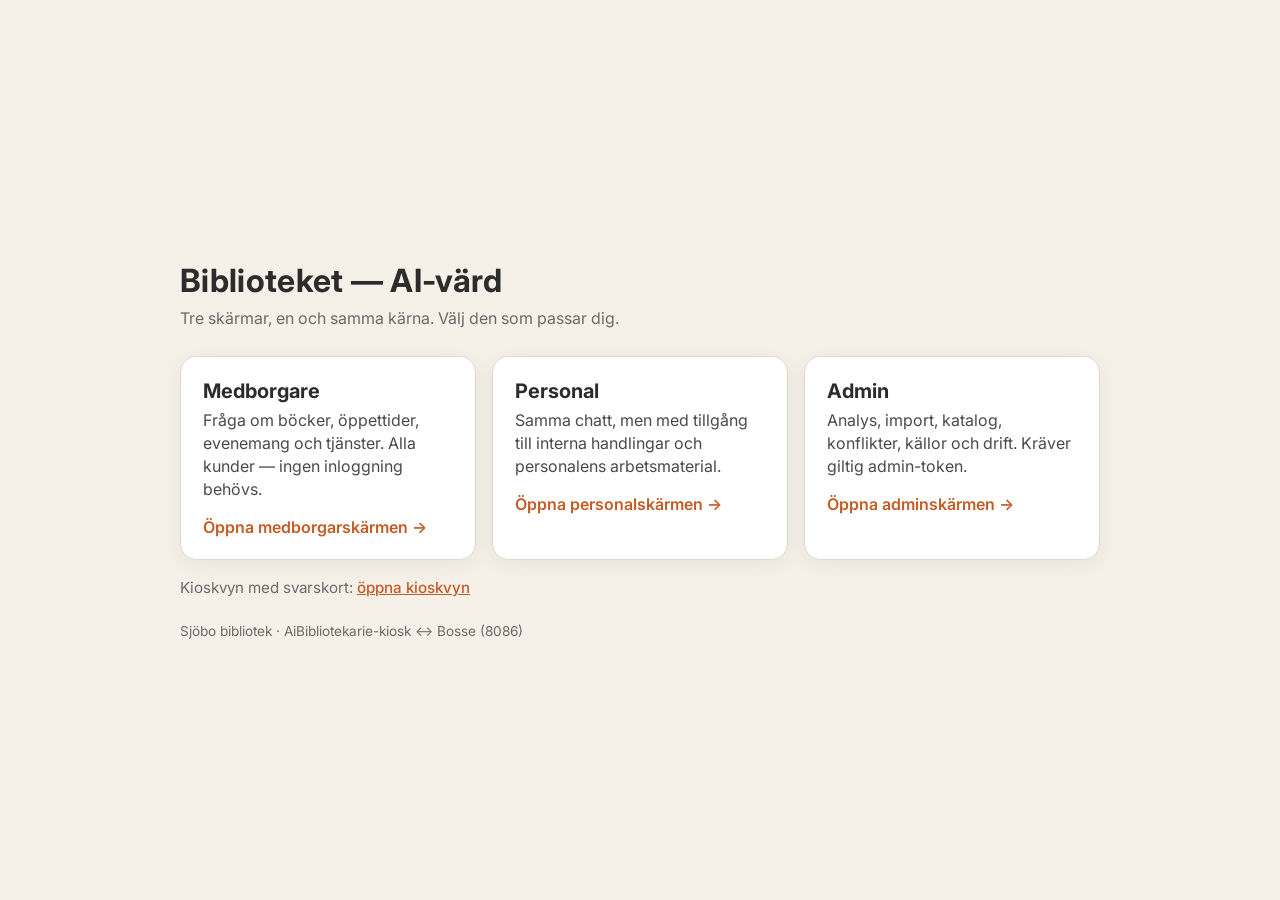
<file: ui/kiosk/landning.html>
<!DOCTYPE html>
<html lang="sv">
<head>
<meta charset="utf-8">
<meta name="viewport" content="width=device-width, initial-scale=1">
<title>Biblioteket — välj roll</title>
<link rel="stylesheet" href="kiosk.css">
<link href="https://fonts.googleapis.com/css2?family=Inter:wght@400;500;600;700&display=swap" rel="stylesheet">
<style>
  /* Samma färger som Bosse (ui/style.css). */
  body { background: var(--bg); display: grid; place-items: center; min-height: 100vh; margin: 0; }
  main { width: min(920px, 92vw); padding: 32px 0; }
  h1 { color: var(--text); font-weight: 700; letter-spacing: .01em; }
  .under { color: var(--text-muted); margin: 8px 0 28px; }
  .rad { display: grid; grid-template-columns: repeat(auto-fit, minmax(250px, 1fr)); gap: 16px; }
  article { background: var(--card); border: 1px solid var(--border); border-radius: 16px; padding: 22px; box-shadow: 0 4px 24px rgba(0,0,0,.06); }
  article h2 { margin: 0 0 6px; font-size: 1.25rem; }
  article p { margin: 0 0 16px; color: #4a4a4a; line-height: 1.45; }
  article .cta { display: inline-block; font-weight: 600; text-decoration: none; color: var(--accent); }
  article .cta::after { content: " →"; }
  article .cta:hover { text-decoration: underline; }
  .extra { margin-top: 18px; color: var(--text-muted); font-size: .95rem; }
  .extra a { color: var(--accent); font-weight: 500; }
  footer { margin-top: 26px; color: var(--text-muted); font-size: .85rem; }
</style>
</head>
<body>
<main>
  <h1>Biblioteket — AI-värd</h1>
  <p class="under">Tre skärmar, en och samma kärna. Välj den som passar dig.</p>

  <div class="rad">
    <article>
      <h2>Medborgare</h2>
      <p>Fråga om böcker, öppettider, evenemang och tjänster. Alla kunder —
         ingen inloggning behövs.</p>
      <a class="cta" href="/">Öppna medborgarskärmen</a>
    </article>
    <article>
      <h2>Personal</h2>
      <p>Samma chatt, men med tillgång till interna handlingar och
         personalens arbetsmaterial.</p>
      <a class="cta" href="/personal.html">Öppna personalskärmen</a>
    </article>
    <article>
      <h2>Admin</h2>
      <p>Analys, import, katalog, konflikter, källor och drift. Kräver
         giltig admin-token.</p>
      <a class="cta" href="/admin.html">Öppna adminskärmen</a>
    </article>
  </div>

  <p class="extra">Kioskvyn med svarskort: <a href="/kiosk/index.html">öppna kioskvyn</a></p>

  <footer>Sjöbo bibliotek · AiBibliotekarie-kiosk ↔ Bosse (8086)</footer>
</main>
</body>
</html>
</file>
<file: ui/kiosk/kiosk.css>
/* Kioskvyn i samma färger och typsnitt som Bosse (ui/style.css),
   så att alla skärmar ser ut att höra ihop. */
:root {
  --bg: #f5f0e8;
  --card: #ffffff;
  --text: #2c2c2c;
  --text-muted: #6b6b6b;
  --accent: #c45c26;
  --accent-dark: #a84d1f;
  --accent-light: #e8d5c4;
  --accent-soft: #f5ece0;
  --border: #e0d8cc;
  --bubble: #f0ebe3;
  --brown: #4a3426;
}

* { box-sizing: border-box; margin: 0; padding: 0; }

html, body { height: 100%; }

body {
  font-family: 'Inter', -apple-system, "Segoe UI", Roboto, Arial, sans-serif;
  background: var(--bg);
  color: var(--text);
  display: flex;
  flex-direction: column;
  min-height: 100vh;
}

/* ── Topp ─────────────────────────────────── */
.topp {
  background: var(--card);
  border-bottom: 1px solid var(--border);
  color: var(--text);
  padding: 20px 28px;
  display: flex;
  justify-content: space-between;
  align-items: center;
  flex-wrap: wrap;
  gap: 12px;
}

.brand { display: flex; align-items: center; gap: 16px; }
.logo {
  width: 56px; height: 56px;
  background: var(--accent);
  color: #fff;
  font-weight: 700; font-size: 28px;
  display: flex; align-items: center; justify-content: center;
  border-radius: 14px;
}
.topp h1 { font-size: 26px; font-weight: 600; }
.tagline { color: var(--text-muted); font-size: 15px; }

.langpick { display: flex; gap: 6px; }
.langbtn {
  border: 1.5px solid var(--border);
  background: var(--card); color: var(--accent);
  font-family: inherit; font-size: 15px; font-weight: 600;
  padding: 10px 16px; border-radius: 10px;
  cursor: pointer;
}
.langbtn.active { background: var(--accent); border-color: var(--accent); color: #fff; }

/* ── Chattyta ─────────────────────────────── */
/* main fyller höjden mellan topp och inmatning, så att inmatningen hamnar
   längst ner på skärmen i stället för mitt på. */
main { flex: 1; min-height: 0; display: flex; flex-direction: column; }
.forfall { display: none; }
.meddelanden { display: flex; flex-direction: column; gap: 14px; }
.chatt { flex: 1; overflow-y: auto; padding: 24px 28px; display: flex; flex-direction: column; gap: 14px; }

.talon { align-self: flex-end; max-width: 78%; }
.svar { align-self: flex-start; max-width: 86%; }

.bubbla {
  padding: 14px 18px; border-radius: 16px; font-size: 17px; line-height: 1.5;
}
.talon .bubbla { background: var(--accent); color: #fff; border-bottom-right-radius: 5px; }
.svar .bubbla { background: var(--bubble); color: var(--text); border-bottom-left-radius: 5px; border: 1px solid var(--border); }

.kallor { margin-top: 8px; font-size: 13px; color: var(--text-muted); }
.kalla { display: inline-block; background: var(--accent-soft); border-radius: 20px; padding: 4px 12px; margin: 2px 4px 2px 0; }

/* ── Kortrad ──────────────────────────────── */
.kortrad { display: flex; gap: 12px; flex-wrap: wrap; padding: 0; }

.kort {
  background: var(--card); border-radius: 16px; border: 1px solid var(--border);
  padding: 16px 18px; width: 300px; box-shadow: 0 4px 16px rgba(139, 94, 60, 0.08);
  display: flex; flex-direction: column; gap: 6px;
}
.kort .etiket {
  font-size: 12px; font-weight: 700; text-transform: uppercase;
  letter-spacing: .05em; color: var(--accent);
}
.kort h3 { font-size: 17px; color: var(--text); }
.kort p { font-size: 14px; color: #4a4a4a; }
.kort .tillganglig { color: #2e7d32; font-weight: 700; }
.kort .utlanad { color: #b23a3a; font-weight: 700; }

.kort.oppettid { background: linear-gradient(135deg, #fbf6ef, #ffffff); }
.kort.evenemang { border-top: 4px solid var(--accent); }

/* ── Inmatning ────────────────────────────── */
.inmatning {
  background: var(--card); border-top: 1px solid var(--border);
  padding: 14px 28px 20px;
  display: flex; flex-direction: column; gap: 10px;
}
.rad { display: flex; gap: 10px; }
#fragainput {
  flex: 1; min-width: 0; font-family: inherit; font-size: 19px; padding: 16px 18px;
  border: 2px solid var(--border); border-radius: 14px;
  background: #faf7f2; color: var(--text);
  outline: none;
}
#fragainput:focus { border-color: var(--accent); box-shadow: 0 0 0 3px rgba(196, 92, 38, 0.1); }
#skicka {
  background: var(--accent); color: #fff;
  border: 0; border-radius: 14px; font-family: inherit; font-size: 19px; font-weight: 600;
  padding: 0 26px; cursor: pointer;
}
#skicka:hover { background: var(--accent-dark); }
#skicka:active { background: var(--accent-dark); transform: scale(0.98); }

.forslag { display: flex; gap: 8px; flex-wrap: wrap; }
.forslag button {
  background: var(--card); border: 1.5px solid var(--border); color: var(--accent);
  font-family: inherit; font-weight: 500;
  padding: 8px 14px; border-radius: 999px; font-size: 14px; cursor: pointer;
}
.forslag button:hover { background: #faf3ea; }

/* ── Fot ──────────────────────────────────── */
.fot {
  background: var(--brown); color: #f0d9c4;
  display: flex; justify-content: space-between; align-items: center;
  padding: 12px 28px; font-size: 13px;
}
.nytt {
  background: transparent; border: 1px solid rgba(255,255,255,.4);
  color: #fff; font-family: inherit; padding: 8px 14px; border-radius: 10px; cursor: pointer;
}

@media (max-width: 640px) {
  .kort { width: 100%; }
  .topp { padding: 14px 16px; }
  .chatt { padding: 16px; }
  .inmatning { padding: 12px 16px 16px; }
}

/* Stående pekskärm: samma brytpunkt som Bosse i ui/style.css. */
@media (orientation: portrait) and (min-width: 700px) and (min-height: 1000px) {
  .topp { padding: 32px 48px; }
  .logo { width: 76px; height: 76px; font-size: 38px; border-radius: 18px; }
  .topp h1 { font-size: 36px; }
  .tagline { font-size: 20px; }
  .langbtn { font-size: 20px; padding: 14px 22px; border-radius: 14px; }
  .chatt { padding: 32px 48px; gap: 18px; }
  .bubbla { font-size: 22px; padding: 18px 24px; border-radius: 20px; }
  .kallor { font-size: 16px; }
  .kortrad { padding: 0; gap: 16px; }
  .kort { width: calc(50% - 8px); padding: 22px 24px; }
  .kort .etiket { font-size: 15px; }
  .kort h3 { font-size: 22px; }
  .kort p { font-size: 18px; }
  .inmatning { padding: 24px 48px 32px; gap: 16px; }
  .rad { gap: 14px; }
  #fragainput { font-size: 22px; padding: 22px 24px; border-radius: 18px; }
  #skicka { font-size: 22px; padding: 0 36px; border-radius: 18px; }
  .forslag { gap: 14px; }
  .forslag button { font-size: 20px; padding: 16px 24px; }
  .fot { padding: 18px 48px; font-size: 17px; }
  .nytt { font-size: 17px; padding: 12px 20px; }
}

/* ── Fot: text, kontrast och nytt försök ───── */
.fot-hoger { display: flex; align-items: center; gap: 10px; flex-wrap: wrap; justify-content: flex-end; }
.fot .a11y-knapp { background: transparent; color: #fff; border-color: rgba(255,255,255,.4); }
.fot .a11y-knapp:hover { background: rgba(255,255,255,.1); }
.fot .a11y-knapp[aria-pressed="true"] { background: #fff; color: var(--brown); border-color: #fff; }

/* ── Källor och kort ───────────────────────── */
.kort .okand { color: var(--text-muted); font-style: italic; }
.kort.oppettid .tider { font-size: 20px; font-weight: 600; color: var(--text); }
.kort.oppettid .dag { text-transform: capitalize; }

/* ── Större text ──────────────────────────── */
html.storre-text .chatt,
html.storre-text .kortrad,
html.storre-text .forslag { zoom: 1.3; }
html.storre-text #fragainput, html.storre-text #skicka { font-size: 24px; }

/* ── Hög kontrast ─────────────────────────── */
html.hog-kontrast {
  --bg: #ffffff; --card: #ffffff; --text: #000000; --text-muted: #1a1a1a;
  --accent: #8a3500; --accent-dark: #000000; --accent-light: #000000;
  --accent-soft: #ffffff; --border: #000000; --bubble: #ffffff; --brown: #000000;
}
html.hog-kontrast .svar .bubbla, html.hog-kontrast .kort { border: 2px solid #000; box-shadow: none; }
html.hog-kontrast .talon .bubbla { background: #000; }
html.hog-kontrast .forslag button, html.hog-kontrast .langbtn, html.hog-kontrast #fragainput { border: 2px solid #000; color: #000; }
html.hog-kontrast .langbtn.active, html.hog-kontrast #skicka { background: #000; color: #fff; }
html.hog-kontrast .kort p, html.hog-kontrast .kallor, html.hog-kontrast .tagline { color: #000; }
html.hog-kontrast .fot { color: #fff; }

@media (max-width: 640px) {
  .fot { flex-direction: column; align-items: stretch; gap: 10px; padding: 12px 16px; }
  .fot-hoger { justify-content: space-between; }
}
</file>
